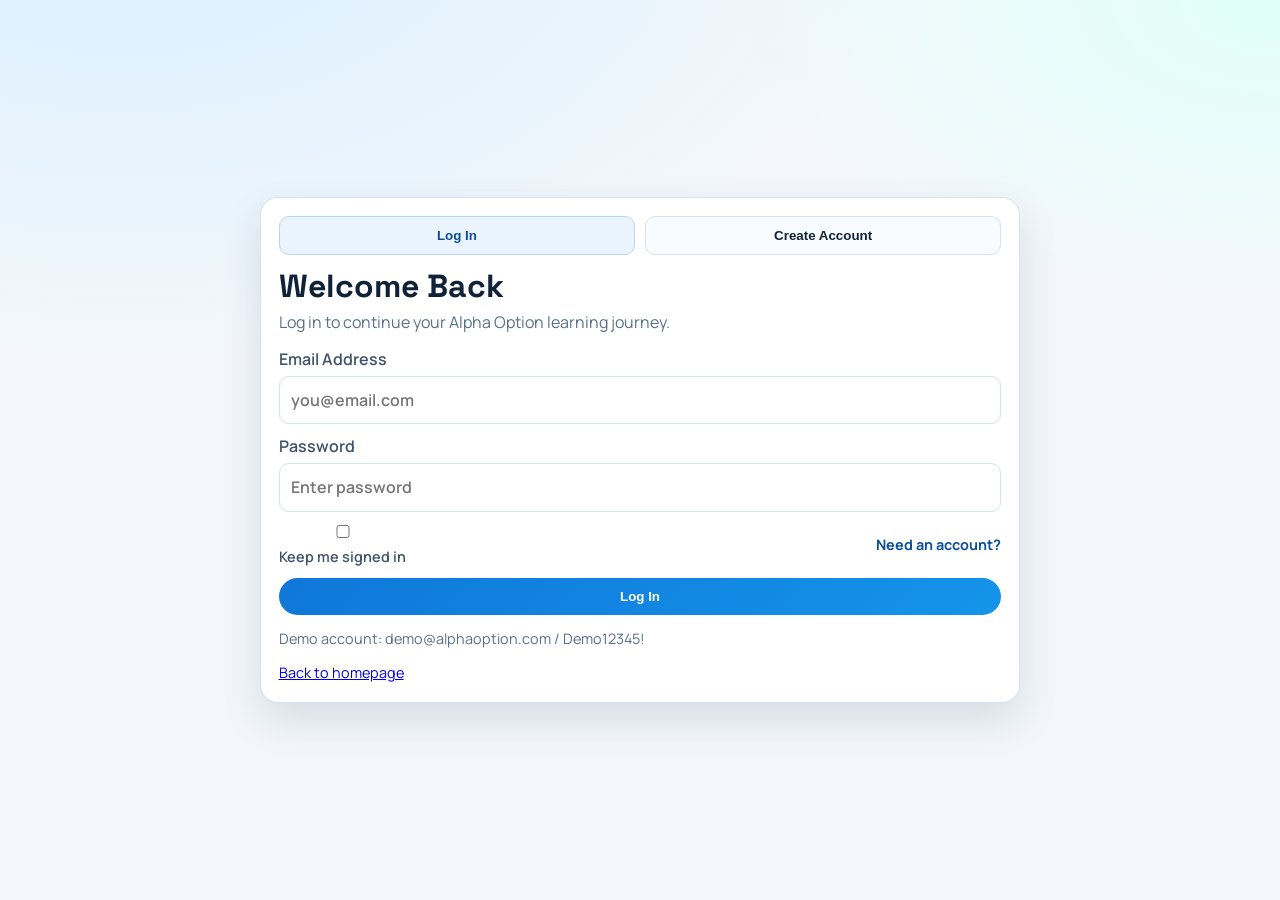
<file: dashboard.html>
<!doctype html>
<html lang="en">
<head>
  <meta charset="UTF-8" />
  <meta name="viewport" content="width=device-width, initial-scale=1.0" />
  <title>Alpha Option | Dashboard</title>
  <link rel="preconnect" href="https://fonts.googleapis.com" />
  <link rel="preconnect" href="https://fonts.gstatic.com" crossorigin />
  <link href="https://fonts.googleapis.com/css2?family=Manrope:wght@400;500;600;700;800&family=Space+Grotesk:wght@500;600;700&display=swap" rel="stylesheet" />
  <link rel="stylesheet" href="styles.css" />
  <style>
    .dash-wrap {
      min-height: 100vh;
      padding: 2rem 0;
      display: grid;
      place-items: center;
    }

    .dash-card {
      width: min(900px, 94vw);
      background: #fff;
      border: 1px solid var(--line);
      border-radius: 18px;
      box-shadow: var(--shadow);
      padding: 1.2rem;
      display: grid;
      gap: 1rem;
    }

    .dash-top {
      display: flex;
      justify-content: space-between;
      align-items: center;
      gap: 0.8rem;
      flex-wrap: wrap;
    }

    .dash-meta {
      color: var(--muted);
    }

    .dash-grid {
      display: grid;
      grid-template-columns: repeat(3, minmax(0, 1fr));
      gap: 0.8rem;
    }

    .dash-box {
      border: 1px solid var(--line);
      border-radius: 12px;
      padding: 0.8rem;
      background: #f9fcff;
    }

    .dash-box h3 {
      font-size: 1rem;
      margin: 0;
    }

    .dash-box p {
      margin-top: 0.4rem;
      color: var(--muted);
    }

    @media (max-width: 780px) {
      .dash-grid {
        grid-template-columns: 1fr;
      }
    }
  </style>
</head>
<body>
  <main class="dash-wrap">
    <section class="dash-card">
      <div class="dash-top">
        <div>
          <h1 id="dashTitle">Member Dashboard</h1>
          <p class="dash-meta" id="dashMeta">Loading profile...</p>
        </div>
        <div>
          <a class="ghost" href="index.html">Back Home</a>
          <button class="cta" id="dashLogoutBtn" type="button">Log Out</button>
        </div>
      </div>

      <div class="dash-grid">
        <article class="dash-box">
          <h3>Next Live Session</h3>
          <p>Wednesday 8:00 PM UTC - Volatility playbook and risk controls.</p>
        </article>
        <article class="dash-box">
          <h3>Your Track</h3>
          <p>Pro plan active. Suggested module: Context-Based Strategies.</p>
        </article>
        <article class="dash-box">
          <h3>Action Item</h3>
          <p>Complete this week's pre-trade checklist and upload journal notes.</p>
        </article>
      </div>
    </section>
  </main>

  <script src="auth.js"></script>
  <script src="dashboard.js"></script>
</body>
</html>
</file>
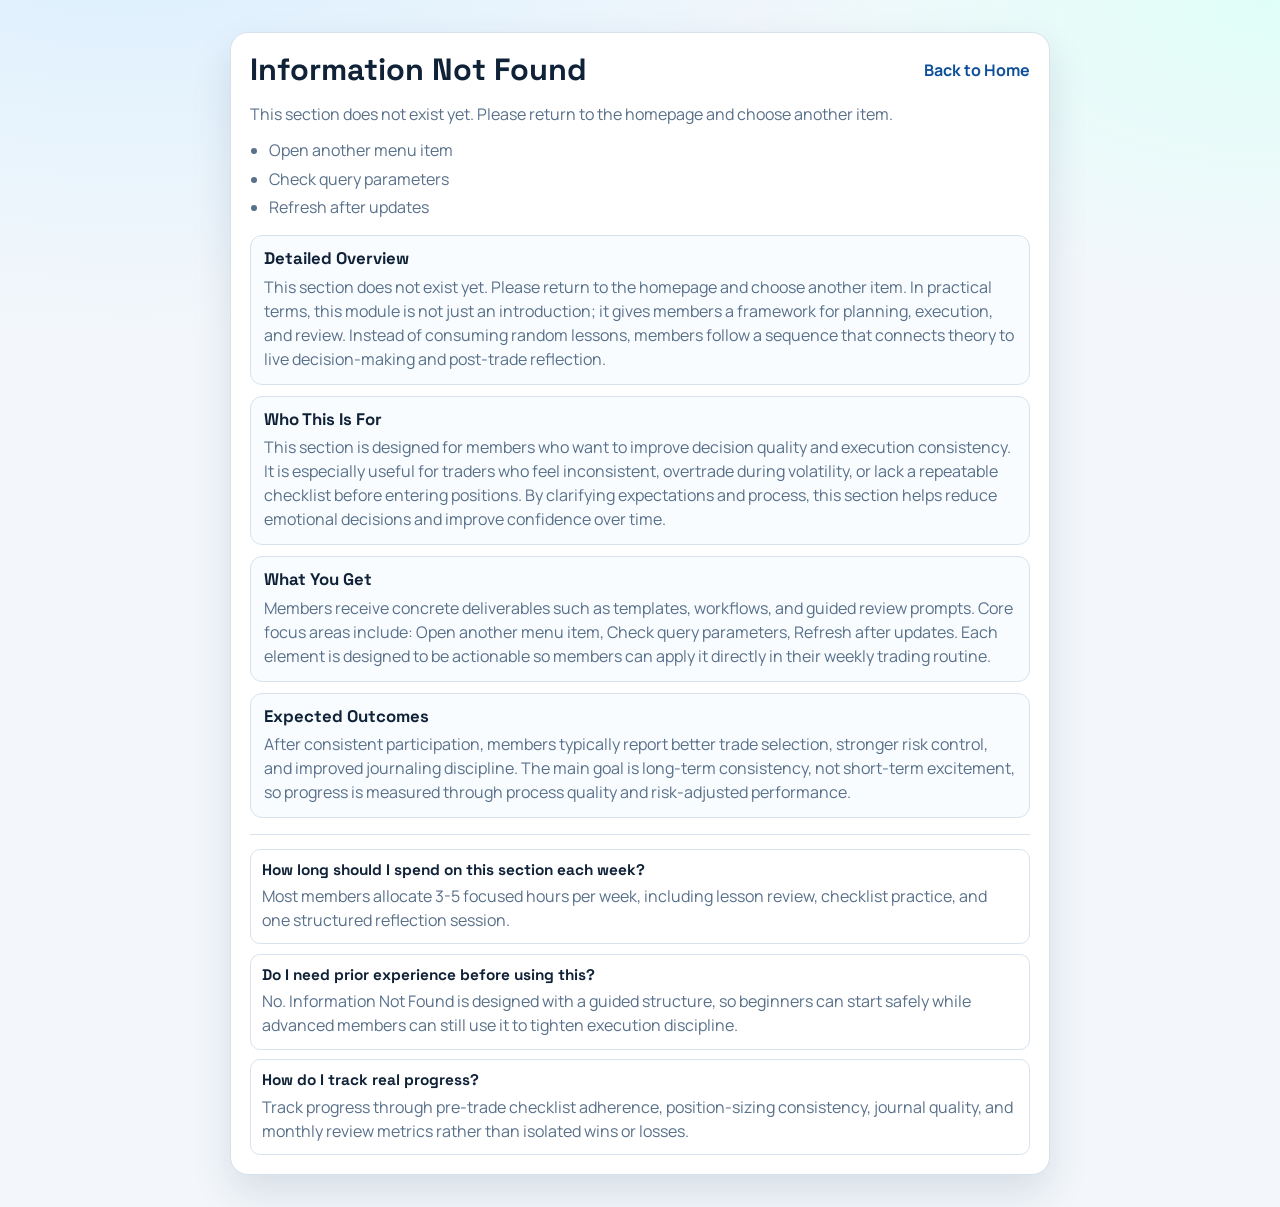
<file: info.html>
<!doctype html>
<html lang="en">
<head>
  <meta charset="UTF-8" />
  <meta name="viewport" content="width=device-width, initial-scale=1.0" />
  <title>Alpha Option | Information</title>
  <link rel="preconnect" href="https://fonts.googleapis.com" />
  <link rel="preconnect" href="https://fonts.gstatic.com" crossorigin />
  <link href="https://fonts.googleapis.com/css2?family=Manrope:wght@400;500;600;700;800&family=Space+Grotesk:wght@500;600;700&display=swap" rel="stylesheet" />
  <link rel="stylesheet" href="styles.css" />
  <style>
    .info-shell {
      min-height: 100vh;
      display: grid;
      place-items: center;
      padding: 2rem 0;
    }

    .info-card {
      width: min(820px, 92vw);
      background: #fff;
      border: 1px solid var(--line);
      border-radius: 18px;
      box-shadow: var(--shadow);
      padding: 1.2rem;
    }

    .info-head {
      display: flex;
      justify-content: space-between;
      align-items: center;
      gap: 0.8rem;
      margin-bottom: 0.9rem;
    }

    .info-head h1 {
      font-size: clamp(1.3rem, 2.4vw, 2rem);
    }

    .back-home {
      text-decoration: none;
      color: var(--brand-dark);
      font-weight: 700;
    }

    .info-card p {
      color: var(--muted);
      margin-top: 0.35rem;
    }

    .info-list {
      margin: 0.75rem 0 0;
      padding-left: 1.15rem;
      color: var(--muted);
    }

    .info-list li {
      margin: 0.3rem 0;
    }

    .info-sections {
      margin-top: 1rem;
      display: grid;
      gap: 0.7rem;
    }

    .info-section {
      border: 1px solid var(--line);
      background: #f9fcff;
      border-radius: 12px;
      padding: 0.8rem;
    }

    .info-section h2 {
      font-size: 1.05rem;
      margin: 0;
    }

    .info-section p {
      margin-top: 0.4rem;
    }

    .info-faq {
      margin-top: 1rem;
      border-top: 1px solid var(--line);
      padding-top: 0.85rem;
      display: grid;
      gap: 0.6rem;
    }

    .info-faq-item {
      border: 1px solid var(--line);
      border-radius: 10px;
      padding: 0.7rem;
      background: #fff;
    }

    .info-faq-item h3 {
      margin: 0;
      font-size: 0.96rem;
    }

    .info-faq-item p {
      margin-top: 0.35rem;
    }
  </style>
</head>
<body>
  <main class="info-shell">
    <section class="info-card reveal visible">
      <div class="info-head">
        <h1 id="infoTitle">Information</h1>
        <a class="back-home" href="index.html">Back to Home</a>
      </div>
      <p id="infoText">Loading content...</p>
      <ul class="info-list" id="infoList"></ul>
      <div class="info-sections" id="infoSections"></div>
      <div class="info-faq" id="infoFaq"></div>
    </section>
  </main>

  <script src="footer-data.js"></script>
  <script src="info.js"></script>
</body>
</html>
</file>
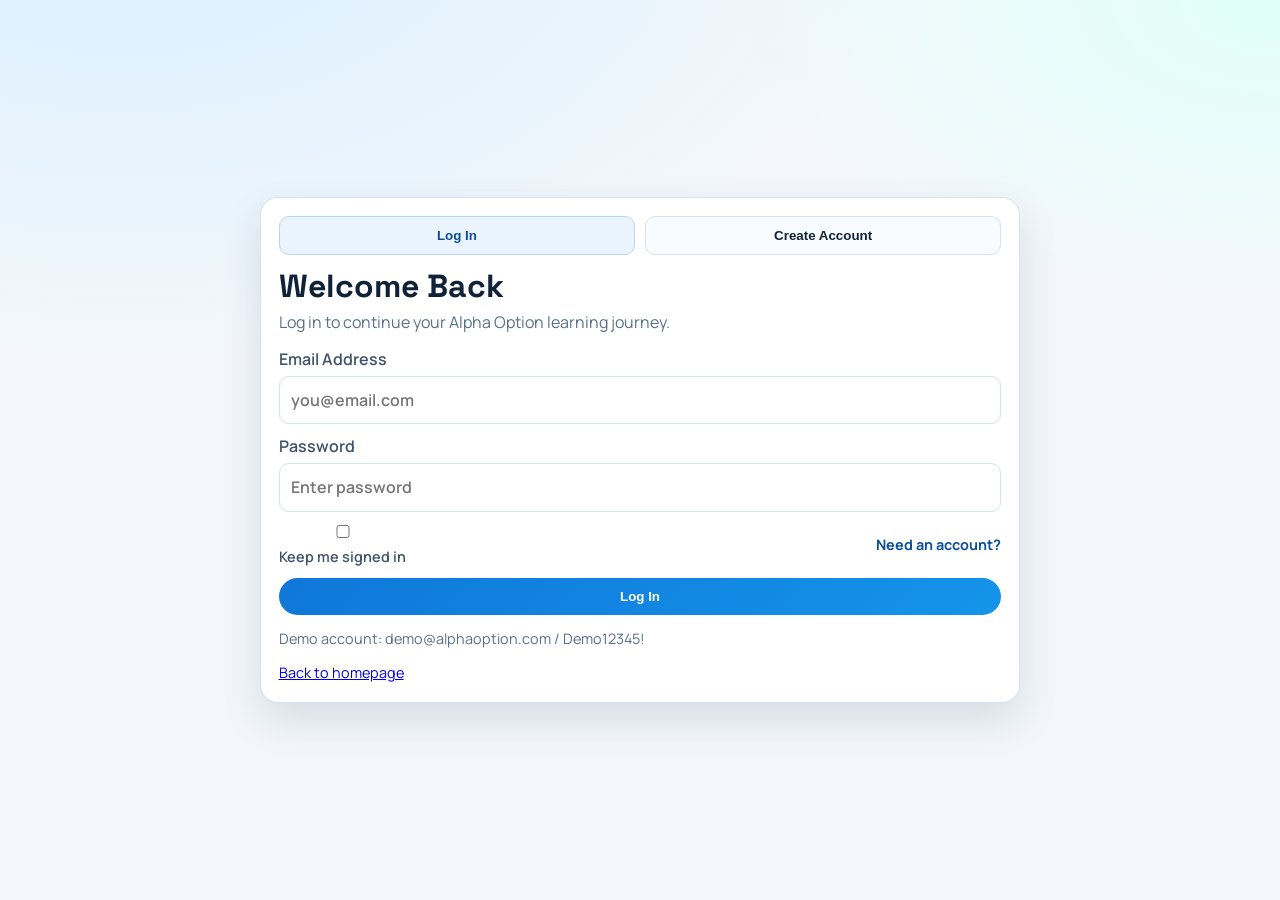
<file: login.html>
<!doctype html>
<html lang="en">
<head>
  <meta charset="UTF-8" />
  <meta name="viewport" content="width=device-width, initial-scale=1.0" />
  <title>Alpha Option | Log In</title>
  <link rel="preconnect" href="https://fonts.googleapis.com" />
  <link rel="preconnect" href="https://fonts.gstatic.com" crossorigin />
  <link href="https://fonts.googleapis.com/css2?family=Manrope:wght@400;500;600;700;800&family=Space+Grotesk:wght@500;600;700&display=swap" rel="stylesheet" />
  <link rel="stylesheet" href="styles.css" />
  <style>
    .auth-page {
      min-height: 100vh;
      display: grid;
      place-items: center;
      padding: 2rem 0;
    }

    .auth-card {
      width: min(760px, 94vw);
      border: 1px solid var(--line);
      background: #fff;
      border-radius: 18px;
      box-shadow: var(--shadow);
      padding: 1.1rem;
    }

    .auth-tabs {
      display: grid;
      grid-template-columns: repeat(2, minmax(0, 1fr));
      gap: 0.6rem;
      margin-bottom: 0.8rem;
    }

    .auth-tabs button {
      border: 1px solid var(--line);
      background: #f9fcff;
      color: var(--ink);
      border-radius: 10px;
      font-weight: 700;
      padding: 0.68rem;
      cursor: pointer;
    }

    .auth-tabs button.active {
      border-color: #bcd4ee;
      background: #eaf4ff;
      color: var(--brand-dark);
    }

    .auth-panel {
      display: none;
    }

    .auth-panel.active {
      display: block;
    }

    .auth-panel h1 {
      font-size: clamp(1.35rem, 2.8vw, 2rem);
      margin-bottom: 0.35rem;
    }

    .auth-panel p {
      color: var(--muted);
      margin-bottom: 0.8rem;
    }

    .auth-form {
      display: grid;
      gap: 0.65rem;
    }

    .auth-form label {
      display: grid;
      gap: 0.3rem;
      font-weight: 600;
      color: #3c536b;
    }

    .auth-form input {
      border: 1px solid var(--line);
      border-radius: 10px;
      padding: 0.7rem;
      font: inherit;
    }

    .auth-row {
      display: flex;
      justify-content: space-between;
      align-items: center;
      gap: 0.6rem;
      flex-wrap: wrap;
      color: var(--muted);
      font-size: 0.9rem;
    }

    .auth-row a {
      color: var(--brand-dark);
      font-weight: 700;
      text-decoration: none;
    }

    .auth-message {
      margin-top: 0.7rem;
      border: 1px solid transparent;
      border-radius: 10px;
      padding: 0.6rem 0.7rem;
      display: none;
      font-weight: 600;
    }

    .auth-message.error {
      display: block;
      color: #8d2333;
      border-color: #f2c0c8;
      background: #fff3f6;
    }

    .auth-message.success {
      display: block;
      color: #15562f;
      border-color: #b7e6ca;
      background: #effcf4;
    }

    .auth-helper {
      margin-top: 0.8rem;
      color: var(--muted);
      font-size: 0.9rem;
    }
  </style>
</head>
<body>
  <main class="auth-page">
    <section class="auth-card">
      <div class="auth-tabs">
        <button id="tabSignIn" class="active" type="button">Log In</button>
        <button id="tabSignUp" type="button">Create Account</button>
      </div>

      <section id="panelSignIn" class="auth-panel active">
        <h1>Welcome Back</h1>
        <p>Log in to continue your Alpha Option learning journey.</p>

        <form id="signInForm" class="auth-form">
          <label>
            Email Address
            <input type="email" id="loginEmail" required placeholder="you@email.com" />
          </label>
          <label>
            Password
            <input type="password" id="loginPassword" required placeholder="Enter password" />
          </label>
          <div class="auth-row">
            <label><input type="checkbox" id="rememberMe" /> Keep me signed in</label>
            <a href="#" id="showSignUpLink">Need an account?</a>
          </div>
          <button class="cta" type="submit">Log In</button>
        </form>
      </section>

      <section id="panelSignUp" class="auth-panel">
        <h1>Create Your Account</h1>
        <p>Get access to structured options education and weekly guidance.</p>

        <form id="signUpForm" class="auth-form">
          <label>
            Full Name
            <input type="text" id="registerName" required placeholder="Your full name" />
          </label>
          <label>
            Email Address
            <input type="email" id="registerEmail" required placeholder="you@email.com" />
          </label>
          <label>
            Password
            <input type="password" id="registerPassword" required placeholder="At least 8 characters" />
          </label>
          <div class="auth-row">
            <span>Password must be at least 8 characters.</span>
            <a href="#" id="showSignInLink">Already have an account?</a>
          </div>
          <button class="cta" type="submit">Create Account</button>
        </form>
      </section>

      <div id="authMessage" class="auth-message"></div>
      <p class="auth-helper">Demo account: demo@alphaoption.com / Demo12345!</p>
      <p class="auth-helper"><a href="index.html">Back to homepage</a></p>
    </section>
  </main>

  <script src="auth.js"></script>
  <script src="login-page.js"></script>
</body>
</html>
</file>
<file: styles.css>
:root {
  --bg: #f3f7fb;
  --surface: #ffffff;
  --ink: #102238;
  --muted: #58708a;
  --line: #d7e2ee;
  --brand: #0f77d9;
  --brand-dark: #0c4f99;
  --accent: #16c7b7;
  --shadow: 0 18px 40px rgba(10, 42, 74, 0.12);
}

* {
  box-sizing: border-box;
}

html,
body {
  margin: 0;
  padding: 0;
  scroll-behavior: smooth;
}

body {
  font-family: "Manrope", sans-serif;
  color: var(--ink);
  background:
    radial-gradient(1200px 700px at 10% -10%, #d9efff 0%, transparent 65%),
    radial-gradient(900px 500px at 100% 0%, #e0fff8 0%, transparent 60%),
    var(--bg);
  line-height: 1.5;
}

h1,
h2,
h3,
.logo {
  font-family: "Space Grotesk", sans-serif;
  line-height: 1.15;
  margin: 0;
}

p {
  margin: 0;
}

img {
  max-width: 100%;
  display: block;
}

.container {
  width: min(1120px, 92vw);
  margin: 0 auto;
}

.bg-orb {
  position: fixed;
  width: 360px;
  height: 360px;
  border-radius: 50%;
  pointer-events: none;
  z-index: -1;
  filter: blur(30px);
}

.orb-1 {
  left: -90px;
  top: 220px;
  background: rgba(38, 125, 225, 0.18);
}

.orb-2 {
  right: -130px;
  bottom: 100px;
  background: rgba(22, 199, 183, 0.2);
}

.top-strip {
  background: linear-gradient(90deg, #0a5aab, #0d77d7);
  color: #eaf5ff;
  font-size: 0.88rem;
  font-weight: 600;
}

.top-strip .container {
  min-height: 42px;
  display: flex;
  align-items: center;
  justify-content: center;
  gap: 0.45rem;
  text-align: center;
}

.top-strip a {
  color: #fff;
}

.site-header {
  position: sticky;
  top: 0;
  z-index: 40;
  backdrop-filter: blur(10px);
  background: rgba(243, 247, 251, 0.83);
  border-bottom: 1px solid rgba(215, 226, 238, 0.8);
}

.nav {
  display: flex;
  align-items: center;
  justify-content: space-between;
  min-height: 76px;
}

.logo {
  color: var(--ink);
  text-decoration: none;
  font-weight: 700;
  font-size: 1.35rem;
}

.nav-links {
  list-style: none;
  display: flex;
  align-items: center;
  gap: 0.5rem;
  margin: 0;
  padding: 0;
}

.nav-links a {
  color: var(--ink);
  text-decoration: none;
  font-weight: 600;
  padding: 0.55rem 0.9rem;
  border-radius: 999px;
}

.nav-links a:hover {
  background: #e9f2fa;
}

.nav-links a.active {
  background: #ddecfb;
  color: #0b5da8;
}

.nav-links .login {
  color: var(--brand-dark);
}

.cta {
  display: inline-flex;
  align-items: center;
  justify-content: center;
  text-decoration: none;
  border: 0;
  border-radius: 999px;
  background: linear-gradient(135deg, var(--brand), #1494ea);
  color: #fff;
  font-weight: 700;
  padding: 0.7rem 1.25rem;
  cursor: pointer;
  transition: transform 0.25s ease, box-shadow 0.25s ease;
}

.cta:hover {
  transform: translateY(-1px);
  box-shadow: 0 10px 20px rgba(15, 119, 217, 0.25);
}

.ghost {
  display: inline-flex;
  align-items: center;
  justify-content: center;
  border-radius: 999px;
  border: 1px solid var(--line);
  text-decoration: none;
  color: var(--ink);
  font-weight: 700;
  padding: 0.66rem 1.2rem;
}

.nav-toggle {
  display: none;
  border: 1px solid var(--line);
  background: #fff;
  border-radius: 10px;
  width: 42px;
  height: 42px;
  cursor: pointer;
}

.hero {
  padding: 4.4rem 0 3rem;
  display: grid;
  grid-template-columns: 1.1fr 0.9fr;
  gap: 2.2rem;
  align-items: center;
}

.eyebrow {
  display: inline-block;
  background: #e7f6ff;
  color: #0c5fa9;
  border-radius: 999px;
  padding: 0.35rem 0.8rem;
  font-weight: 700;
  font-size: 0.82rem;
  margin-bottom: 1rem;
}

.hero h1 {
  font-size: clamp(2rem, 5.2vw, 3.7rem);
  max-width: 14ch;
}

.hero-sub {
  margin-top: 1rem;
  color: var(--muted);
  max-width: 54ch;
}

.hero-actions {
  margin-top: 1.6rem;
  display: flex;
  gap: 0.7rem;
  flex-wrap: wrap;
}

.hero-metrics {
  list-style: none;
  margin: 1.3rem 0 0;
  padding: 0;
  display: grid;
  grid-template-columns: repeat(3, minmax(0, 1fr));
  gap: 0.7rem;
  max-width: 560px;
}

.hero-metrics li {
  background: rgba(255, 255, 255, 0.75);
  border: 1px solid var(--line);
  border-radius: 12px;
  padding: 0.65rem 0.75rem;
}

.hero-metrics strong {
  display: block;
  font-family: "Space Grotesk", sans-serif;
  font-size: 1.04rem;
}

.hero-metrics span {
  display: block;
  color: var(--muted);
  font-size: 0.8rem;
  font-weight: 600;
}

.hero-card {
  background: linear-gradient(180deg, #fdfefe, #eff5fb);
  border: 1px solid var(--line);
  border-radius: 20px;
  padding: 1rem;
  box-shadow: var(--shadow);
  animation: cardFloat 5.8s ease-in-out infinite;
}

.partners {
  padding: 1.8rem 0 1.2rem;
}

.partners > p {
  color: var(--muted);
  font-weight: 700;
  margin-bottom: 1rem;
}

.partner-grid {
  background: #fff;
  border: 1px solid var(--line);
  border-radius: 14px;
  padding: 1.1rem;
  display: grid;
  grid-template-columns: repeat(4, minmax(130px, 1fr));
  gap: 1rem;
  align-items: center;
}

.partner-grid img {
  height: 26px;
  width: 100%;
  object-fit: contain;
  filter: grayscale(100%) contrast(0.9);
  opacity: 0.8;
}

.alpha-store {
  margin-top: 1.4rem;
  background: #090d14;
  border: 1px solid #1c2738;
  border-radius: 20px;
  padding: 1rem;
  color: #d6deea;
}

.store-hero {
  border: 1px solid #1b2a3f;
  border-radius: 16px;
  overflow: hidden;
  background: #070b12;
}

.store-banner {
  width: 100%;
  height: 180px;
  object-fit: cover;
  filter: saturate(0.8) brightness(0.65);
}

.store-headline {
  display: flex;
  gap: 0.9rem;
  padding: 1rem;
  align-items: center;
}

.store-logo {
  width: 64px;
  height: 64px;
  border-radius: 18px;
  display: grid;
  place-items: center;
  font-family: "Space Grotesk", sans-serif;
  font-weight: 700;
  color: #58f1d0;
  background: radial-gradient(circle at 20% 20%, #1e3f70, #0e1726 65%);
  border: 1px solid #284a70;
}

.store-headline h2 {
  color: #f1f6ff;
  font-size: clamp(1.5rem, 3vw, 2.1rem);
}

.store-headline p {
  color: #aab8cb;
  margin-top: 0.35rem;
  max-width: 65ch;
}

.store-meta {
  margin-top: 0.95rem;
  display: flex;
  flex-wrap: wrap;
  gap: 0.85rem;
  color: #a8b4c5;
  font-size: 0.92rem;
}

.store-meta strong {
  color: #e8efff;
}

.store-topics {
  margin-top: 0.95rem;
  display: flex;
  gap: 0.5rem;
  flex-wrap: wrap;
  border-bottom: 1px solid #1e2b3f;
  padding-bottom: 0.8rem;
}

.topic-pill {
  color: #b7c5d8;
  font-weight: 700;
  padding: 0.45rem 0.7rem;
  border-radius: 999px;
  background: rgba(31, 56, 87, 0.55);
  border: 1px solid #2a405d;
  font-size: 0.82rem;
}

.store-products {
  margin-top: 1rem;
  display: grid;
  grid-template-columns: repeat(3, minmax(0, 1fr));
  gap: 0.85rem;
}

.store-products article {
  border: 1px solid #203049;
  border-radius: 14px;
  overflow: hidden;
  background: linear-gradient(180deg, #0d1b2f 0%, #0a121f 100%);
}

.store-products img {
  width: 100%;
  height: 145px;
  object-fit: cover;
  filter: brightness(0.7);
}

.store-products h3 {
  color: #eef4ff;
  font-size: 1.2rem;
  padding: 0.9rem 0.9rem 0.4rem;
}

.price-row {
  border-top: 1px solid #213149;
  display: flex;
  justify-content: space-between;
  align-items: center;
  padding: 0.75rem 0.9rem 0.9rem;
}

.price-row strong {
  color: #71b5ff;
}

.price-row span {
  color: #8ea1ba;
  font-size: 0.87rem;
}

.features {
  padding: 2rem 0;
  display: grid;
  gap: 1rem;
}

.feature {
  background: var(--surface);
  border: 1px solid var(--line);
  border-radius: 18px;
  padding: 1.6rem;
  display: grid;
  grid-template-columns: 1fr 1fr;
  gap: 1.2rem;
  align-items: center;
}

.feature h2 {
  font-size: clamp(1.4rem, 2.3vw, 2.2rem);
  margin-bottom: 0.5rem;
}

.feature p {
  color: var(--muted);
  max-width: 40ch;
}

.trial {
  margin-top: 1.8rem;
  background: linear-gradient(145deg, #08396e, #0f5ea8);
  color: #fff;
  border-radius: 20px;
  padding: 2rem;
  display: grid;
  grid-template-columns: 1fr 1fr;
  gap: 1.8rem;
}

.trial h2 {
  font-size: clamp(1.6rem, 3vw, 2.4rem);
  margin: 0.5rem 0;
}

.trial .eyebrow {
  background: rgba(255, 255, 255, 0.16);
  color: #d8ecff;
}

.trial-form {
  background: rgba(6, 27, 50, 0.32);
  border: 1px solid rgba(207, 227, 247, 0.24);
  border-radius: 14px;
  padding: 1rem;
  display: grid;
  gap: 0.7rem;
}

.trial-form label {
  font-size: 0.85rem;
  color: #d7e9fd;
  display: grid;
  gap: 0.3rem;
}

.trial-form input {
  border: 1px solid rgba(211, 228, 245, 0.45);
  background: rgba(255, 255, 255, 0.08);
  border-radius: 10px;
  color: #fff;
  padding: 0.7rem;
}

.checkbox-row {
  display: flex;
  align-items: flex-start;
  gap: 0.5rem;
  line-height: 1.35;
}

.checkbox-row input {
  margin-top: 0.17rem;
}

.full {
  width: 100%;
}

.small {
  font-size: 0.86rem;
  color: #d7e9fd;
  text-align: center;
}

.small a {
  color: #fff;
}

.section-head {
  margin-bottom: 1rem;
}

.section-head h2 {
  font-size: clamp(1.55rem, 2.8vw, 2.35rem);
}

.section-head p {
  color: var(--muted);
}

.testimonials,
.learn {
  padding: 3rem 0 0.5rem;
}

.quotes {
  display: grid;
  grid-template-columns: repeat(3, minmax(0, 1fr));
  gap: 0.9rem;
}

blockquote {
  margin: 0;
  background: #fff;
  border: 1px solid var(--line);
  border-radius: 14px;
  padding: 1rem;
  color: #304a63;
}

blockquote cite {
  margin-top: 0.8rem;
  display: block;
  color: var(--ink);
  font-weight: 700;
}

.learn-grid {
  display: grid;
  grid-template-columns: repeat(3, 1fr);
  gap: 0.9rem;
}

.learn-grid article {
  background: #fff;
  border: 1px solid var(--line);
  border-radius: 14px;
  padding: 1rem;
}

.learn-grid p {
  color: var(--muted);
  margin: 0.5rem 0 0.8rem;
}

.learn-grid a {
  color: var(--brand-dark);
  text-decoration: none;
  font-weight: 800;
}

.site-footer {
  margin-top: 3rem;
  border-top: 1px solid var(--line);
  background: #fff;
}

.footer-wrap {
  min-height: 130px;
  display: grid;
  gap: 1.2rem;
  padding: 2rem 0;
}

.footer-brand p,
.footer-wrap small {
  color: var(--muted);
}

.footer-brand {
  display: grid;
  gap: 0.45rem;
}

.footer-links {
  display: grid;
  grid-template-columns: repeat(4, minmax(0, 1fr));
  gap: 0.9rem;
}

.footer-tab-trigger {
  margin: 0 0 0.55rem;
  padding: 0;
  border: 0;
  background: transparent;
  color: var(--ink);
  font-family: "Space Grotesk", sans-serif;
  font-size: 0.98rem;
  font-weight: 700;
  cursor: pointer;
  text-align: left;
}

.footer-links a {
  display: block;
  color: var(--muted);
  text-decoration: none;
  font-weight: 600;
  margin: 0.34rem 0;
}

.footer-links a:hover {
  color: var(--brand-dark);
}

.footer-links a.active {
  color: var(--brand-dark);
}

.footer-tab.active .footer-tab-trigger {
  color: var(--brand-dark);
}

.footer-tab-panels {
  border: 1px solid var(--line);
  background: #f9fcff;
  border-radius: 12px;
  padding: 0.95rem;
}

.footer-panel {
  display: none;
}

.footer-panel.active {
  display: block;
  animation: panelFade 0.25s ease;
}

.footer-panel h5 {
  margin: 0;
  font-size: 1rem;
  font-family: "Space Grotesk", sans-serif;
}

.footer-panel p {
  margin-top: 0.35rem;
  color: var(--muted);
}

#footerDetailList {
  margin: 0.55rem 0 0;
  padding-left: 1.1rem;
  color: var(--muted);
}

#footerDetailList li {
  margin: 0.2rem 0;
}

@keyframes panelFade {
  from {
    opacity: 0;
    transform: translateY(4px);
  }
  to {
    opacity: 1;
    transform: translateY(0);
  }
}

.copyright {
  border-top: 1px solid var(--line);
  padding-top: 0.8rem;
}

.reveal {
  opacity: 0;
  transform: translateY(16px) scale(0.99);
  transition: opacity 0.55s ease, transform 0.55s ease;
}

.reveal.visible {
  opacity: 1;
  transform: translateY(0) scale(1);
}

.features .feature:nth-child(2),
.quotes blockquote:nth-child(2),
.learn-grid article:nth-child(2) {
  transition-delay: 0.08s;
}

.features .feature:nth-child(3),
.quotes blockquote:nth-child(3),
.learn-grid article:nth-child(3) {
  transition-delay: 0.14s;
}

.features .feature:nth-child(4),
.quotes blockquote:nth-child(4) {
  transition-delay: 0.2s;
}

.quotes blockquote:nth-child(5) {
  transition-delay: 0.25s;
}

.quotes blockquote:nth-child(6) {
  transition-delay: 0.3s;
}

@keyframes cardFloat {
  0% {
    transform: translateY(0);
  }
  50% {
    transform: translateY(-8px);
  }
  100% {
    transform: translateY(0);
  }
}

@media (max-width: 980px) {
  .hero,
  .trial,
  .feature,
  .learn-grid {
    grid-template-columns: 1fr;
  }

  .quotes {
    grid-template-columns: repeat(2, minmax(0, 1fr));
  }

  .partner-grid {
    grid-template-columns: repeat(2, minmax(120px, 1fr));
  }

  .footer-links {
    grid-template-columns: repeat(2, minmax(0, 1fr));
  }

  .store-products {
    grid-template-columns: repeat(2, minmax(0, 1fr));
  }

  .hero-metrics {
    max-width: none;
  }
}

@media (max-width: 760px) {
  .top-strip .container {
    min-height: 52px;
    font-size: 0.8rem;
    padding: 0.4rem 0;
  }

  .nav-toggle {
    display: grid;
    place-items: center;
  }

  .nav-links {
    position: absolute;
    left: 0;
    right: 0;
    top: 75px;
    margin: 0 auto;
    width: min(92vw, 520px);
    background: #ffffff;
    border: 1px solid var(--line);
    border-radius: 16px;
    padding: 0.6rem;
    box-shadow: var(--shadow);
    display: none;
    flex-direction: column;
    align-items: stretch;
  }

  .nav-links.open {
    display: flex;
  }

  .nav-links a {
    display: block;
    text-align: center;
  }

  .hero {
    padding-top: 2.4rem;
  }

  .hero-metrics {
    grid-template-columns: 1fr;
  }

  .quotes,
  .footer-links {
    grid-template-columns: 1fr;
  }

  .store-products {
    grid-template-columns: 1fr;
  }

  .store-banner {
    height: 140px;
  }

  .store-headline {
    align-items: flex-start;
  }
}

@media (max-width: 480px) {
  .hero {
    gap: 1.4rem;
  }

  .feature,
  .trial {
    padding: 1.2rem;
  }

  .section-head h2 {
    max-width: 12ch;
  }
}

@media (prefers-reduced-motion: reduce) {
  html,
  body {
    scroll-behavior: auto;
  }

  .reveal,
  .hero-card,
  .cta {
    transition: none;
    animation: none;
  }
}
</file>
